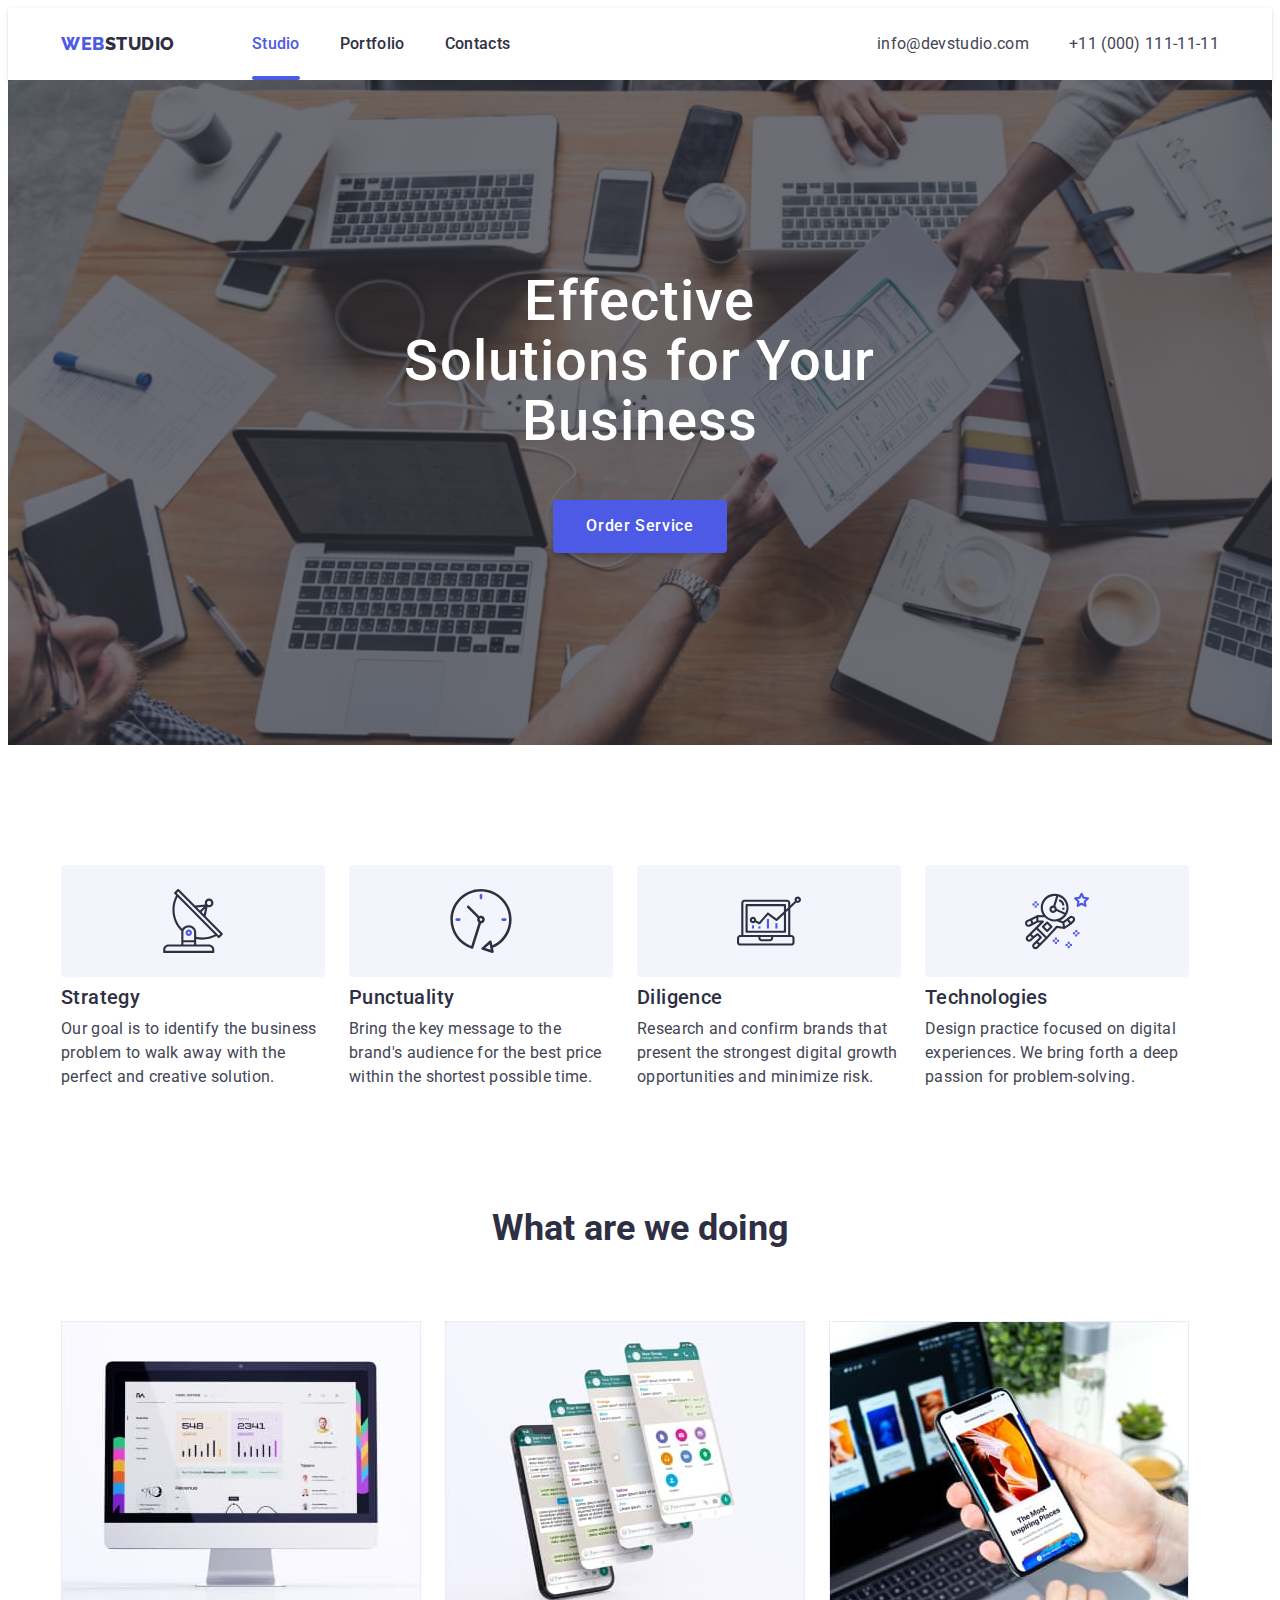
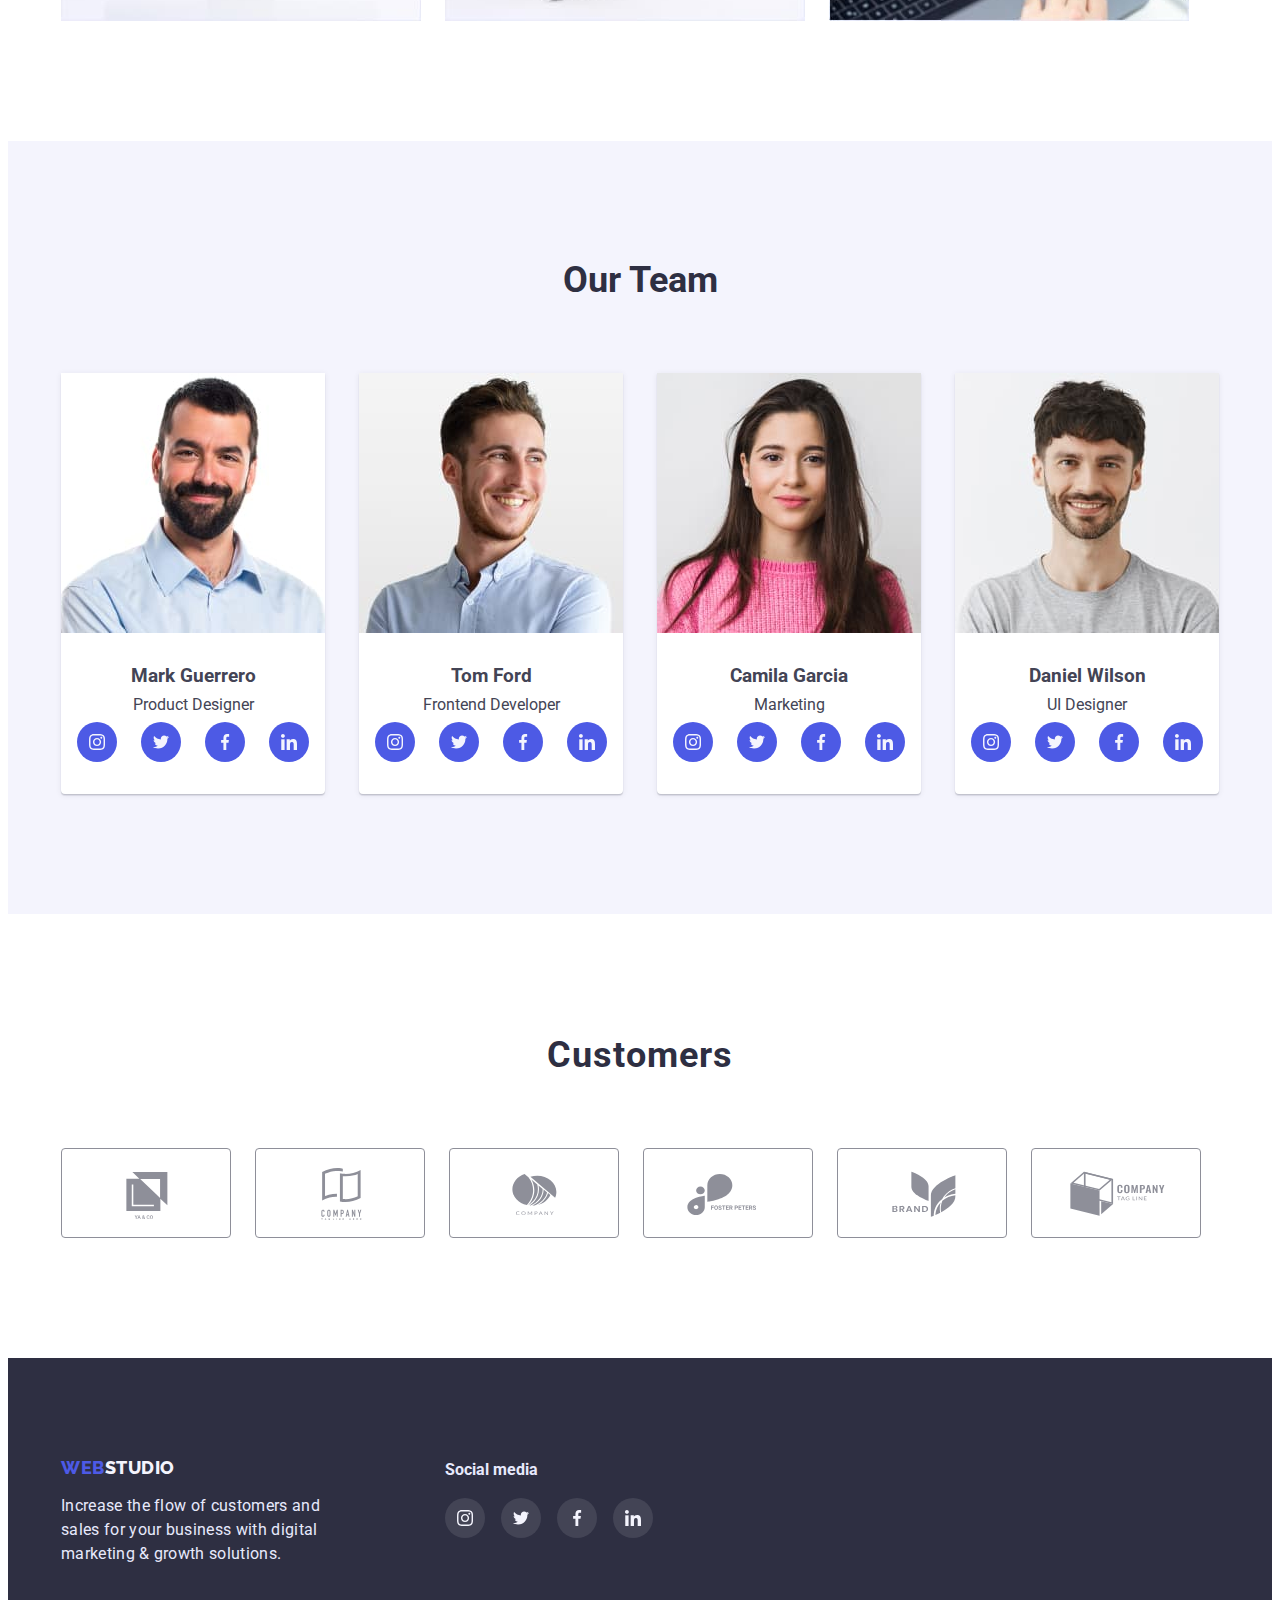
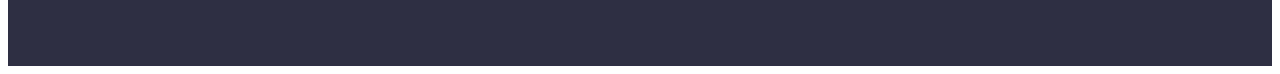
<file: index.html>
<!DOCTYPE html>
<html lang="en">
  <head>
    <meta charset="UTF-8" />
    <meta http-equiv="X-UA-Compatible" content="IE=edge" />
    <meta name="viewport" content="width=device-width, initial-scale=1.0" />
    <title>WebStudio</title>

    <link
      rel="stylesheet"
      href="https://cdnjs.cloudflare.com/ajax/libs/modern-normalize/1.1.0/modern-normalize.min.css"
      integrity="sha512-wpPYUAdjBVSE4KJnH1VR1HeZfpl1ub8YT/NKx4PuQ5NmX2tKuGu6U/JRp5y+Y8XG2tV+wKQpNHVUX03MfMFn9Q=="
      crossorigin="anonymous"
      referrerpolicy="no-referrer"
    />
    <link rel="preconnect" href="https://fonts.googleapis.com" />
    <link rel="preconnect" href="https://fonts.gstatic.com" crossorigin />
    <link
      href="https://fonts.googleapis.com/css2?family=Raleway:wght@700&family=Roboto:wght@400;500;700;900&display=swap"
      rel="stylesheet"
    />
    <link rel="stylesheet" href="./css/styles.css" />
  </head>

  <body>
    <!-- HEADER -->
    <header class="page-header">
      <div class="container">
        <nav class="header-navigation">
          <a href="/" class="header-logo-beginning link"
            >Web<span class="header-logo-end link">Studio</span></a
          >
          <ul class="site-nav list">
            <li class="site-nav-items">
              <a href="" class="site-nav-link link current">Studio</a>
            </li>
            <li class="site-nav-items">
              <a href="portfolio.html" class="site-nav-link link">Portfolio</a>
            </li>
            <li class="site-nav-items">
              <a href="" class="site-nav-link link">Contacts</a>
            </li>
          </ul>
        </nav>

        <div class="header-connect">
          <ul class="auth-nav list">
            <li class="auth-nav-items">
              <a href="mailto:info@devstudio.com" class="auth-nav-link link"
                >info@devstudio.com</a
              >
            </li>
            <li class="auth-nav-items">
              <a href="tel:+11(000)1111111" class="auth-nav-link link"
                >+11 (000) 111-11-11</a
              >
            </li>
          </ul>
        </div>
      </div>
    </header>

    <!-- MAIN -->
    <main>
      <!-- HERO -->
      <section class="hero">
        <div class="container">
          <h1 class="main-title">Effective Solutions for Your Business</h1>
          <button type="button" class="hero-btn" data-modal-open>
            Order Service
          </button>
        </div>
      </section>

      <!-- ABOUT -->
      <section class="about">
        <div class="container">
          <h2 class="visually-hidden">Our benefits</h2>
          <ul class="about-list list">
            <li class="about-items">
              <div class="about-link">
                <svg class="about-icon" width="64" height="64">
                  <use href="./images/icon.svg#icon-antenna1"></use>
                </svg>
              </div>
              <h3 class="about-subtitle">Strategy</h3>
              <p class="text">
                Our goal is to identify the business problem to walk away with
                the perfect and creative solution.
              </p>
            </li>
            <li class="about-items">
              <div class="about-link">
                <svg class="about-icon" width="64" height="64">
                  <use href="./images/icon.svg#icon-clock2"></use>
                </svg>
              </div>
              <h3 class="about-subtitle">Punctuality</h3>
              <p class="text">
                Bring the key message to the brand's audience for the best price
                within the shortest possible time.
              </p>
            </li>
            <li class="about-items">
              <div class="about-link">
                <svg class="about-icon" width="64" height="64">
                  <use href="./images/icon.svg#icon-diagram3"></use>
                </svg>
              </div>
              <h3 class="about-subtitle">Diligence</h3>
              <p class="text">
                Research and confirm brands that present the strongest digital
                growth opportunities and minimize risk.
              </p>
            </li>
            <li class="about-items">
              <div class="about-link">
                <svg class="about-icon" width="64" height="64">
                  <use href="./images/icon.svg#icon-astronaut4"></use>
                </svg>
              </div>
              <h3 class="about-subtitle">Technologies</h3>
              <p class="text">
                Design practice focused on digital experiences. We bring forth a
                deep passion for problem-solving.
              </p>
            </li>
          </ul>
        </div>
      </section>

      <section class="our-job">
        <div class="container">
          <h2 class="second-title">What are we doing</h2>
          <ul class="our-job-list list">
            <li class="our-job-items">
              <img
                src="images/our_work1.jpg"
                alt="Diagram on monitor"
                width="360"
              />
            </li>
            <li class="our-job-items">
              <img
                src="images/our_work2.jpg"
                alt="Developing mobile application"
                width="360"
              />
            </li>
            <li class="our-job-items">
              <img
                src="images/our_work3.jpg"
                alt="Testing mobile application"
                width="360"
              />
            </li>
          </ul>
        </div>
      </section>

      <!-- TEAM -->
      <section class="team">
        <div class="container">
          <h2 class="second-title">Our Team</h2>
          <ul class="team-list list">
            <li class="team-item team-list-color">
              <img
                src="./images/team1.jpg"
                alt="Product Designer"
                width="264"
                class="team-img"
              />
              <div class="teamcard-container">
                <h3 class="team-subtitle">Mark Guerrero</h3>
                <p class="team-text">Product Designer</p>
                <ul class="team-soc-list list">
                  <li class="team-soc-item">
                    <a href="" class="team-soc-link">
                      <svg class="team-soc-icon" width="16" height="16">
                        <use href="./images/icon.svg#icon-instagram"></use>
                      </svg>
                    </a>
                  </li>
                  <li class="team-soc-item">
                    <a href="" class="team-soc-link">
                      <svg class="team-soc-icon" width="16" height="16">
                        <use href="./images/icon.svg#icon-twitter"></use>
                      </svg>
                    </a>
                  </li>
                  <li class="team-soc-item">
                    <a href="" class="team-soc-link">
                      <svg class="team-soc-icon" width="16" height="16">
                        <use href="./images/icon.svg#icon-facebook"></use>
                      </svg>
                    </a>
                  </li>
                  <li class="team-soc-item">
                    <a href="" class="team-soc-link">
                      <svg class="team-soc-icon" width="16" height="16">
                        <use href="./images/icon.svg#icon-linkedin"></use>
                      </svg>
                    </a>
                  </li>
                </ul>
              </div>
            </li>
            <li class="team-item team-list-color">
              <img
                src="./images/team3.jpg"
                alt="Frontend Developer"
                width="264"
                class="team-img"
              />
              <div class="teamcard-container">
                <h3 class="team-subtitle">Tom Ford</h3>
                <p class="team-text">Frontend Developer</p>
                <ul class="team-soc-list list">
                  <li class="team-soc-item">
                    <a href="" class="team-soc-link">
                      <svg class="team-soc-icon" width="16" height="16">
                        <use href="./images/icon.svg#icon-instagram"></use>
                      </svg>
                    </a>
                  </li>
                  <li class="team-soc-item">
                    <a href="" class="team-soc-link">
                      <svg class="team-soc-icon" width="16" height="16">
                        <use href="./images/icon.svg#icon-twitter"></use>
                      </svg>
                    </a>
                  </li>
                  <li class="team-soc-item">
                    <a href="" class="team-soc-link">
                      <svg class="team-soc-icon" width="16" height="16">
                        <use href="./images/icon.svg#icon-facebook"></use>
                      </svg>
                    </a>
                  </li>
                  <li class="team-soc-item">
                    <a href="" class="team-soc-link">
                      <svg class="team-soc-icon" width="16" height="16">
                        <use href="./images/icon.svg#icon-linkedin"></use>
                      </svg>
                    </a>
                  </li>
                </ul>
              </div>
            </li>
            <li class="team-item team-list-color">
              <img
                src="./images/team4.jpg"
                alt="Marketing"
                width="264"
                class="team-img"
              />
              <div class="teamcard-container">
                <h3 class="team-subtitle">Camila Garcia</h3>
                <p class="team-text">Marketing</p>
                <ul class="team-soc-list list">
                  <li class="team-soc-item">
                    <a href="" class="team-soc-link">
                      <svg class="team-soc-icon" width="16" height="16">
                        <use href="./images/icon.svg#icon-instagram"></use>
                      </svg>
                    </a>
                  </li>
                  <li class="team-soc-item">
                    <a href="" class="team-soc-link">
                      <svg class="team-soc-icon" width="16" height="16">
                        <use href="./images/icon.svg#icon-twitter"></use>
                      </svg>
                    </a>
                  </li>
                  <li class="team-soc-item">
                    <a href="" class="team-soc-link">
                      <svg class="team-soc-icon" width="16" height="16">
                        <use href="./images/icon.svg#icon-facebook"></use>
                      </svg>
                    </a>
                  </li>
                  <li class="team-soc-item">
                    <a href="" class="team-soc-link">
                      <svg class="team-soc-icon" width="16" height="16">
                        <use href="./images/icon.svg#icon-linkedin"></use>
                      </svg>
                    </a>
                  </li>
                </ul>
              </div>
            </li>
            <li class="team-item team-list-color">
              <img
                src="./images/team2.jpg"
                alt="UI Designer"
                width="264"
                class="team-img"
              />
              <div class="teamcard-container">
                <h3 class="team-subtitle">Daniel Wilson</h3>
                <p class="team-text">UI Designer</p>
                <ul class="team-soc-list list">
                  <li class="team-soc-item">
                    <a href="" class="team-soc-link">
                      <svg class="team-soc-icon" width="16" height="16">
                        <use href="./images/icon.svg#icon-instagram"></use>
                      </svg>
                    </a>
                  </li>
                  <li class="team-soc-item">
                    <a href="" class="team-soc-link">
                      <svg class="team-soc-icon" width="16" height="16">
                        <use href="./images/icon.svg#icon-twitter"></use>
                      </svg>
                    </a>
                  </li>
                  <li class="team-soc-item">
                    <a href="" class="team-soc-link">
                      <svg class="team-soc-icon" width="16" height="16">
                        <use href="./images/icon.svg#icon-facebook"></use>
                      </svg>
                    </a>
                  </li>
                  <li class="team-soc-item">
                    <a href="" class="team-soc-link">
                      <svg class="team-soc-icon" width="16" height="16">
                        <use href="./images/icon.svg#icon-linkedin"></use>
                      </svg>
                    </a>
                  </li>
                </ul>
              </div>
            </li>
          </ul>
        </div>
      </section>
    </main>

    <section class="customers">
      <div class="container">
        <h2 class="customers-title">Customers</h2>
        <ul class="customers-list list">
          <li class="customers-item">
            <a href="" class="customers-link">
              <svg class="customers-icon" width="104" height="56">
                <use href="./images/icon.svg#icon-Logo1"></use>
              </svg>
            </a>
          </li>
          <li class="customers-item">
            <a href="" class="customers-link">
              <svg class="customers-icon" width="104" height="56">
                <use href="./images/icon.svg#icon-Logo2"></use>
              </svg>
            </a>
          </li>
          <li class="customers-item">
            <a href="" class="customers-link">
              <svg class="customers-icon" width="104" height="56">
                <use href="./images/icon.svg#icon-Logo3"></use>
              </svg>
            </a>
          </li>
          <li class="customers-item">
            <a href="" class="customers-link">
              <svg class="customers-icon" width="104" height="56">
                <use href="./images/icon.svg#icon-Logo4"></use>
              </svg>
            </a>
          </li>
          <li class="customers-item">
            <a href="" class="customers-link">
              <svg class="customers-icon" width="104" height="56">
                <use href="./images/icon.svg#icon-Logo5"></use>
              </svg>
            </a>
          </li>
          <li class="customers-item">
            <a href="" class="customers-link">
              <svg class="customers-icon" width="104" height="56">
                <use href="./images/icon.svg#icon-Logo6"></use>
              </svg>
            </a>
          </li>
        </ul>
      </div>
    </section>

    <!-- FOOTER -->
    <footer class="footer">
      <div class="container">
        <div class="footer-container">
          <a href="/" class="footer-logo-beginnig link"
            >Web<span class="footer-logo-end link">Studio</span></a
          >
          <p class="footer-text">
            Increase the flow of customers and sales for your business with
            digital marketing & growth solutions.
          </p>
        </div>
        <div class="footer-soc-container">
          <h3 class="soc-subtitle">Social media</h3>
          <ul class="footer-soc-list list">
            <li class="footer-soc-item">
              <a href="" class="footer-soc-link">
                <svg class="footer-soc-icon" width="16" height="16">
                  <use href="./images/icon.svg#icon-instagram"></use>
                </svg>
              </a>
            </li>
            <li class="footer-soc-item">
              <a href="" class="footer-soc-link">
                <svg class="footer-soc-icon" width="16" height="16">
                  <use href="./images/icon.svg#icon-twitter"></use>
                </svg>
              </a>
            </li>
            <li class="footer-soc-item">
              <a href="" class="footer-soc-link">
                <svg class="footer-soc-icon" width="16" height="16">
                  <use href="./images/icon.svg#icon-facebook"></use>
                </svg>
              </a>
            </li>
            <li class="footer-soc-item">
              <a href="" class="footer-soc-link">
                <svg class="footer-soc-icon" width="16" height="16">
                  <use href="./images/icon.svg#icon-linkedin"></use>
                </svg>
              </a>
            </li>
          </ul>
        </div>
      </div>
    </footer>
    <div class="backdrop is-hidden" data-modal>
      <div class="modal">
        <button type="button" class="modal-close-btn" data-modal-close>
          <svg class="modal-close-icon" width="8" height="8">
            <use href="./images/icon.svg#icon-close-black"></use>
          </svg>
        </button>
      </div>
    </div>
    <script src="./js/modal.js"></script>
  </body>
</html>
</file>
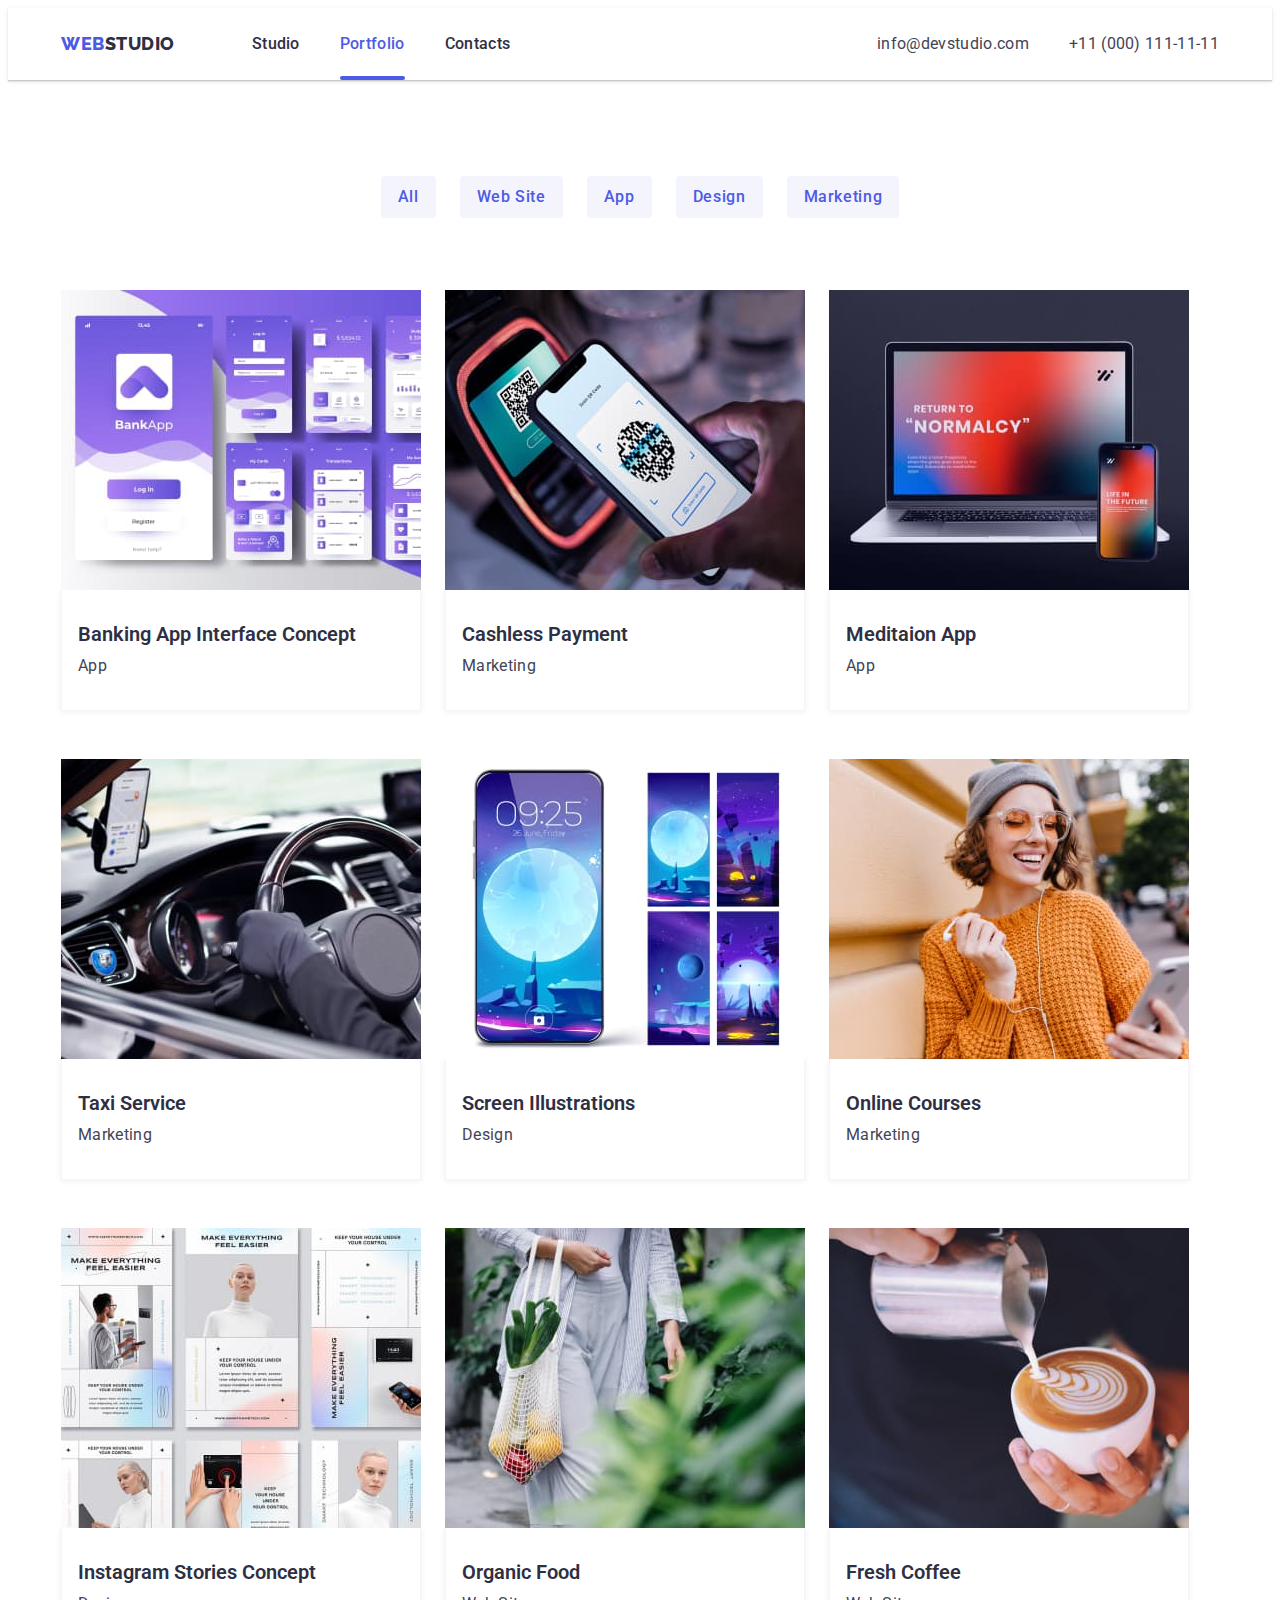
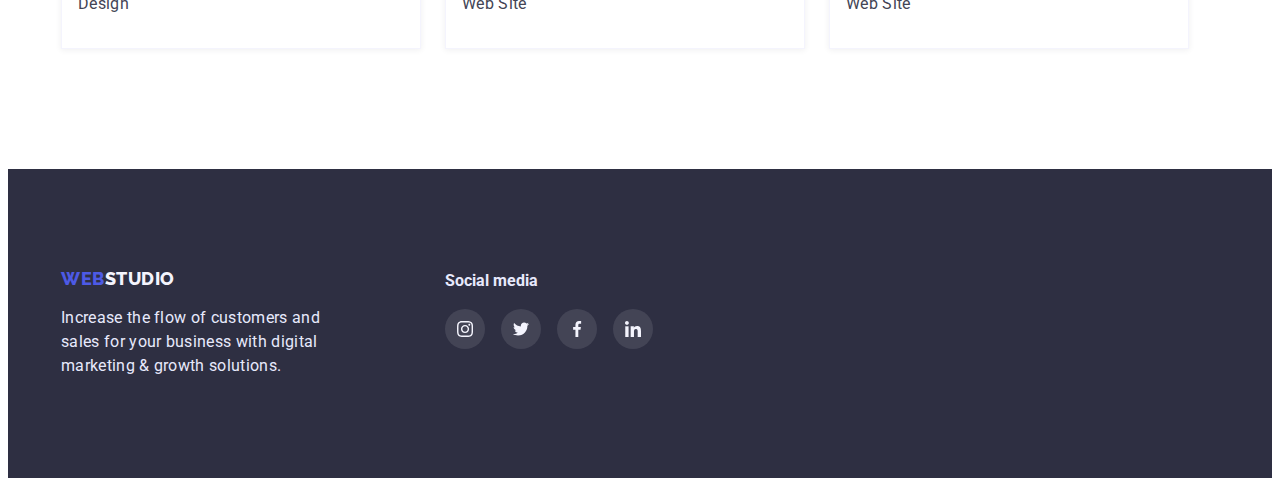
<file: portfolio.html>
<!DOCTYPE html>
<html lang="en">
  <head>
    <meta charset="UTF-8" />
    <meta http-equiv="X-UA-Compatible" content="IE=edge" />
    <meta name="viewport" content="width=device-width, initial-scale=1.0" />
    <title>WebStudio</title>

    <link
      rel="stylesheet"
      href="https://cdnjs.cloudflare.com/ajax/libs/modern-normalize/1.1.0/modern-normalize.min.css"
      integrity="sha512-wpPYUAdjBVSE4KJnH1VR1HeZfpl1ub8YT/NKx4PuQ5NmX2tKuGu6U/JRp5y+Y8XG2tV+wKQpNHVUX03MfMFn9Q=="
      crossorigin="anonymous"
      referrerpolicy="no-referrer"
    />
    <link rel="preconnect" href="https://fonts.googleapis.com" />
    <link rel="preconnect" href="https://fonts.gstatic.com" crossorigin />
    <link
      href="https://fonts.googleapis.com/css2?family=Raleway:wght@700&family=Roboto:wght@400;500;700;900&display=swap"
      rel="stylesheet"
    />
    <link rel="stylesheet" href="./css/styles.css" />
  </head>

  <body>
    <!-- HEADER -->
    <header class="page-header">
      <div class="container">
        <nav class="header-navigation">
          <a href="/" class="header-logo-beginning link"
            >Web<span class="header-logo-end link">Studio</span></a
          >
          <ul class="site-nav list">
            <li class="site-nav-items">
              <a href="index.html" class="site-nav-link link">Studio</a>
            </li>
            <li class="site-nav-items">
              <a href="portfolio.html" class="site-nav-link link current"
                >Portfolio</a
              >
            </li>
            <li class="site-nav-items">
              <a href="" class="site-nav-link link">Contacts</a>
            </li>
          </ul>
        </nav>

        <div class="header-connect">
          <ul class="auth-nav list">
            <li class="auth-nav-items">
              <a href="mailto:info@devstudio.com" class="auth-nav-link link"
                >info@devstudio.com</a
              >
            </li>
            <li class="auth-nav-items">
              <a href="tel:+11(000)1111111" class="auth-nav-link link"
                >+11 (000) 111-11-11</a
              >
            </li>
          </ul>
        </div>
      </div>
    </header>

    <!-- MAIN -->
    <main>
      <section class="portfolio">
        <div class="container">
          <h2 class="visually-hidden">Portfolio</h2>
          <ul class="filter-list list">
            <li class="filter-item">
              <button type="button" class="filter-btn cursor">All</button>
            </li>
            <li class="filter-item">
              <button type="button" class="filter-btn cursor">Web Site</button>
            </li>
            <li class="filter-item">
              <button type="button" class="filter-btn cursor">App</button>
            </li>
            <li class="filter-item">
              <button type="button" class="filter-btn cursor">Design</button>
            </li>
            <li class="filter-item">
              <button type="button" class="filter-btn cursor">Marketing</button>
            </li>
          </ul>

          <ul class="portfolio-list list">
            <li class="portfolio-item">
              <a href="" class="portfolio-item-link link list">
                <div class="portfolio-top-wrap">
                  <img
                    src="./images/portfolio-img1.jpg"
                    alt="interface concept"
                    width="360"
                  />
                  <p class="portfolio-top-text">
                    14 Stylish and User-Friendly App Design Concepts · Task
                    Manager App · Calorie Tracker App · Exotic Fruit Ecommerce
                    App · Cloud Storage App
                  </p>
                </div>
                <div class="portfolio-text-container">
                  <h3 class="portfolio-subtitle subtitle">
                    Banking App Interface Concept
                  </h3>
                  <p class="portfolio-text">App</p>
                </div>
              </a>
            </li>
            <li class="portfolio-item">
              <a href="" class="portfolio-item-link link list">
                <div class="portfolio-top-wrap">
                  <img
                    src="./images/portfolio-img2.jpg"
                    alt="payment by smartphone"
                    width="360"
                  />
                  <p class="portfolio-top-text">
                    14 Stylish and User-Friendly App Design Concepts · Task
                    Manager App · Calorie Tracker App · Exotic Fruit Ecommerce
                    App · Cloud Storage App
                  </p>
                </div>
                <div class="portfolio-text-container">
                  <h3 class="portfolio-subtitle">Cashless Payment</h3>
                  <p class="portfolio-text">Marketing</p>
                </div>
              </a>
            </li>
            <li class="portfolio-item">
              <a href="" class="portfolio-item-link link list">
                <div class="portfolio-top-wrap">
                  <img
                    src="./images/portfolio-img3.jpg"
                    alt="example of the application on a laptop and smartphone"
                    width="360"
                  />
                  <p class="portfolio-top-text">
                    14 Stylish and User-Friendly App Design Concepts · Task
                    Manager App · Calorie Tracker App · Exotic Fruit Ecommerce
                    App · Cloud Storage App
                  </p>
                </div>
                <div class="portfolio-text-container">
                  <h3 class="portfolio-subtitle">Meditaion App</h3>
                  <p class="portfolio-text">App</p>
                </div>
              </a>
            </li>
            <li class="portfolio-item">
              <a href="" class="portfolio-item-link link list">
                <div class="portfolio-top-wrap">
                  <img
                    src="./images/portfolio-img4.jpg"
                    alt="the driver of the car looks at the smartphone"
                    width="360"
                  />
                  <p class="portfolio-top-text">
                    14 Stylish and User-Friendly App Design Concepts · Task
                    Manager App · Calorie Tracker App · Exotic Fruit Ecommerce
                    App · Cloud Storage App
                  </p>
                </div>
                <div class="portfolio-text-container">
                  <h3 class="portfolio-subtitle">Taxi Service</h3>
                  <p class="portfolio-text">Marketing</p>
                </div>
              </a>
            </li>
            <li class="portfolio-item">
              <a href="" class="portfolio-item-link link list">
                <div class="portfolio-top-wrap">
                  <img
                    src="./images/portfolio-img5.jpg"
                    alt="illustrations for smartphone"
                    width="360"
                  />
                  <p class="portfolio-top-text">
                    14 Stylish and User-Friendly App Design Concepts · Task
                    Manager App · Calorie Tracker App · Exotic Fruit Ecommerce
                    App · Cloud Storage App
                  </p>
                </div>
                <div class="portfolio-text-container">
                  <h3 class="portfolio-subtitle">Screen Illustrations</h3>
                  <p class="portfolio-text">Design</p>
                </div>
              </a>
            </li>
            <li class="portfolio-item">
              <a href="" class="portfolio-item-link link list">
                <div class="portfolio-top-wrap">
                  <img
                    src="./images/portfolio-img6.jpg"
                    alt="smiling girl talking on the phone"
                    width="360"
                  />
                  <p class="portfolio-top-text">
                    14 Stylish and User-Friendly App Design Concepts · Task
                    Manager App · Calorie Tracker App · Exotic Fruit Ecommerce
                    App · Cloud Storage App
                  </p>
                </div>
                <div class="portfolio-text-container">
                  <h3 class="portfolio-subtitle">Online Courses</h3>
                  <p class="portfolio-text">Marketing</p>
                </div>
              </a>
            </li>
            <li class="portfolio-item">
              <a href="" class="portfolio-item-link link list">
                <div class="portfolio-top-wrap">
                  <img
                    src="./images/portfolio-img7.jpg"
                    alt="Instagram stories"
                    width="360"
                  />
                  <p class="portfolio-top-text">
                    14 Stylish and User-Friendly App Design Concepts · Task
                    Manager App · Calorie Tracker App · Exotic Fruit Ecommerce
                    App · Cloud Storage App
                  </p>
                </div>
                <div class="portfolio-text-container">
                  <h3 class="portfolio-subtitle">Instagram Stories Concept</h3>
                  <p class="portfolio-text">Design</p>
                </div>
              </a>
            </li>
            <li class="portfolio-item">
              <a href="" class="portfolio-item-link link list">
                <div class="portfolio-top-wrap">
                  <img
                    src="./images/portfolio-img8.jpg"
                    alt="a girl carrying groceries"
                    width="360"
                  />
                  <p class="portfolio-top-text">
                    14 Stylish and User-Friendly App Design Concepts · Task
                    Manager App · Calorie Tracker App · Exotic Fruit Ecommerce
                    App · Cloud Storage App
                  </p>
                </div>
                <div class="portfolio-text-container">
                  <h3 class="portfolio-subtitle">Organic Food</h3>
                  <p class="portfolio-text">Web Site</p>
                </div>
              </a>
            </li>
            <li class="portfolio-item">
              <a href="" class="portfolio-item-link link list">
                <div class="portfolio-top-wrap">
                  <img
                    src="./images/portfolio-img9.jpg"
                    alt="barista preparing coffee"
                    width="360"
                  />
                  <p class="portfolio-top-text">
                    14 Stylish and User-Friendly App Design Concepts · Task
                    Manager App · Calorie Tracker App · Exotic Fruit Ecommerce
                    App · Cloud Storage App
                  </p>
                </div>
                <div class="portfolio-text-container">
                  <h3 class="portfolio-subtitle">Fresh Coffee</h3>
                  <p class="portfolio-text">Web Site</p>
                </div>
              </a>
            </li>
          </ul>
        </div>
      </section>
    </main>

    <!-- FOOTER -->
    <footer class="footer">
      <div class="container">
        <div class="footer-container">
          <a href="/" class="footer-logo-beginnig link"
            >Web<span class="footer-logo-end link">Studio</span></a
          >
          <p class="footer-text">
            Increase the flow of customers and sales for your business with
            digital marketing & growth solutions.
          </p>
        </div>
        <div class="footer-soc-container">
          <h3 class="soc-subtitle">Social media</h3>
          <ul class="footer-soc-list list">
            <li class="footer-soc-item">
              <a href="" class="footer-soc-link">
                <svg class="footer-soc-icon" width="16" height="16">
                  <use href="./images/icon.svg#icon-instagram"></use>
                </svg>
              </a>
            </li>
            <li class="footer-soc-item">
              <a href="" class="footer-soc-link">
                <svg class="footer-soc-icon" width="16" height="16">
                  <use href="./images/icon.svg#icon-twitter"></use>
                </svg>
              </a>
            </li>
            <li class="footer-soc-item">
              <a href="" class="footer-soc-link">
                <svg class="footer-soc-icon" width="16" height="16">
                  <use href="./images/icon.svg#icon-facebook"></use>
                </svg>
              </a>
            </li>
            <li class="footer-soc-item">
              <a href="" class="footer-soc-link">
                <svg class="footer-soc-icon" width="16" height="16">
                  <use href="./images/icon.svg#icon-linkedin"></use>
                </svg>
              </a>
            </li>
          </ul>
        </div>
      </div>
    </footer>
  </body>
</html>
</file>
<file: css/styles.css>
:root {
  --accent-color: #4d5ae5;
  --header-nav-color: #2e2f42;
  --header-auth-color: #434455;

  --body-color: #434455;
  --main-color: #2e2f42;
  --main-btn-color: #f4f4fd;
  --light-color-title-btn: #ffffff;
  --footer-text: #e7e9fc;
  --icon-color: #8e8f99;
  --success: #31d0aa;
  --portfolio-card-animation: cubic-bezier(0.4, 0, 0.2, 1)
}

body {
  font-family: "Roboto", sans-serif;
  color: var(--body-color);
  background-color: var(--light-color-title-btn);
}

button {
  cursor: pointer;
}

p,
h1,
h2,
h3,
h4,
h5,
h6 {
  margin: 0;
}

ol,
ul {
  padding-left: 0;
  margin: 0;
}

img {
  display: block;
}

.link {
  text-decoration: none;
}

.list {
  list-style: none;
}

.visually-hidden {
  position: absolute;
  white-space: nowrap;
  width: 1px;
  height: 1px;
  overflow: hidden;
  border: 0;
  padding: 0;
  clip: rect(0 0 0 0);
  clip-path: inset(50%);
  margin: -1px;
}

.container {
  width: 1158px;
  padding-left: 15px;
  padding-right: 15px;
  margin: 0 auto;

  /* outline: solid red; */
}



/* -----------------------HEADER----------------------- */

.page-header {
  box-shadow: 0px 2px 1px rgba(46, 47, 66, 0.08),
    0px 1px 1px rgba(46, 47, 66, 0.16), 0px 1px 6px rgba(46, 47, 66, 0.08);
}

header .container {
  display: flex;
  align-items: center;
}

.header-navigation {
  display: flex;
  align-items: center;
}

.header-logo-beginning {
  font-family: "Raleway";
  font-weight: 800;
  font-size: 18px;
  line-height: 1.33;
  letter-spacing: 0.03em;
  text-transform: uppercase;
  margin-right: 77px;
  display: block;

  color: var(--accent-color);
}

.header-logo-end {
  font-family: "Raleway";
  font-weight: 800;
  font-size: 18px;
  line-height: 1.33;
  letter-spacing: 0.03em;

  color: var(--main-color);
}

.site-nav {
  display: flex;
}

.site-nav .link.current {
  color: var(--accent-color);
}

.site-nav-link {
  position: relative;
}

.site-nav-link::after {
  content: "";
  position: absolute;
  left: 0;
  bottom: 0;
  width: 100%;
  height: 4px;

  border-radius: 2px;
  opacity: 0;
}

.site-nav-link.current::after {
  opacity: 1;
  background-color: var(--accent-color);
}


.site-nav-items:not(:last-child) {
  margin-right: 40px;
}

.header-connect {
  margin-left: auto;
}

.auth-nav {
  display: flex;
}

.auth-nav-items:not(:first-child) {
  margin-left: 40px;
}

.site-nav-link {
  font-weight: 500;
  line-height: 1.5;
  letter-spacing: 0.02em;
  display: block;

  color: var(--header-nav-color);
  transition-property: color;
  transition-duration: 250ms;
  transition-timing-function: var(--portfolio-card-animation);
}

.site-nav-link:hover,
.site-nav-link:focus {
  color: var(--accent-color);
}

.auth-nav-link {
  font-weight: 400;
  line-height: 1.5;
  letter-spacing: 0.02em;
  display: block;

  color: var(--header-auth-color);
  transition-property: color;
  transition-duration: 250ms;
  transition-timing-function: var(--portfolio-card-animation);
}

.auth-nav-link:hover,
.auth-nav-link:focus {
  color: var(--accent-color);
}

.site-nav-link,
.auth-nav-link,
.header-logo-beginning {
  padding-top: 24px;
  padding-bottom: 24px;
}

/* ------------------------MAIN---------------------------- */
/* ---------HERO-------- */

.hero {
  padding-top: 192px;
  padding-bottom: 192px;

  background-image: linear-gradient(rgba(47, 48, 58, 0.7),
      rgba(47, 48, 58, 0.7)),
    url("../images/people-office-hero.jpg");
  background-repeat: no-repeat;
  background-size: cover;
  max-width: 1440px;
  margin: 0 auto;
  background-color: var(--body-color);
}

.main-title {
  font-size: 56px;
  font-weight: 500;
  line-height: 1.07;
  letter-spacing: 0.02em;
  text-align: center;
  max-width: 492px;
  color: var(--light-color-title-btn);

  margin: 0 auto 48px;
}

.hero-btn {
  font-family: inherit;
  font-weight: 500;
  font-size: 16px;
  line-height: 1.18;
  letter-spacing: 0.04em;
  text-decoration: none;
  border-radius: 4px;
  border: 1px solid transparent;

  display: block;
  margin: 0 auto;
  padding: 16px 32px;

  color: var(--light-color-title-btn);
  background-color: var(--accent-color);
  box-shadow: 0px 4px 4px rgba(0, 0, 0, 0.15);

  transition-property: background-color;
  transition-duration: 250ms;
  transition-timing-function: var(--portfolio-card-animation);
}

.hero-btn:hover,
.hero-btn:focus {
  background-color: #404bbf;
}

/* --------ABOUT-------- */

.about {
  padding-top: 120px;
  padding-bottom: 120px;
}

.about-list {
  display: flex;
}

.about-link {
  width: 264px;
  height: 112px;
  border-radius: 4px;
  margin-bottom: 8px;
  background-color: var(--main-btn-color);
  display: flex;
  justify-content: center;
  align-items: center;
}

.about-items {
  width: 264px;
}

.about-items:not(:last-child) {
  margin-right: 24px;
}

.about-subtitle {
  font-weight: 500;
  font-size: 20px;
  line-height: 1.2;
  letter-spacing: 0.02em;

  color: var(--main-color);

  margin-bottom: 8px;
}

.text {
  line-height: 1.5;
  letter-spacing: 0.02em;
}

.second-title {
  font-size: 36px;
  line-height: 1.11;
  text-align: center;

  color: var(--main-color);
}

.our-job {
  padding-bottom: 120px;
}

.our-job-list {
  margin-top: 72px;
  display: flex;
}

.our-job-items:not(:last-child) {
  margin-right: 24px;
}

/* ----------TEAM--------- */

.team {
  background-color: var(--main-btn-color);

  padding-top: 120px;
  padding-bottom: 120px;
}

.team-list {
  margin-top: 72px;
  display: flex;
  justify-content: space-between;
}

.team-list-color {
  background-color: var(--light-color-title-btn);
}

.team-item {
  box-shadow: 0px 1px 6px rgba(46, 47, 66, 0.08),
    0px 1px 1px rgba(46, 47, 66, 0.16), 0px 2px 1px rgba(46, 47, 66, 0.08);
  border-radius: 0px 0px 4px 4px;
}

.teamcard-container {
  padding: 32px 16px;
}

.team-subtitle {
  text-align: center;
  margin-bottom: 8px;
}

.team-text {
  text-align: center;
  margin-bottom: 8px;
}

.team-soc-list {
  display: flex;
  justify-content: center;
}

.team-soc-link {
  width: 40px;
  height: 40px;
  border-radius: 50%;
  background-color: var(--accent-color);
  display: flex;
  justify-content: center;
  align-items: center;

  transition-property: background-color;
  transition-duration: 250ms;
  transition-timing-function: var(--portfolio-card-animation);
}

.team-soc-link:hover,
.team-soc-link:focus {
  background-color: var(--success);
}

.team-soc-item+.team-soc-item {
  margin-left: 24px;
}

/* ---------CUSTOMERS-------- */

.customers {
  padding-top: 120px;
  padding-bottom: 120px;
}

.customers-title {
  font-weight: 700;
  font-size: 36px;
  line-height: 42px;
  text-align: center;
  letter-spacing: 0.03em;
  margin-bottom: 72px;

  color: var(--main-color);
}

.customers-list {
  display: flex;
}

.customers-item+.customers-item {
  margin-left: 24px;
}

.customers-link {
  width: 168px;
  height: 88px;
  display: flex;
  justify-content: center;
  align-items: center;
  border-radius: 4px;

  border: 1px solid #8e8f99;
  transition-property: border;
  transition-duration: 250ms;
  transition-timing-function: var(--portfolio-card-animation);
}

.customers-icon {
  fill: var(--icon-color);
  transition-property: fill;
  transition-duration: 250ms;
  transition-timing-function: var(--portfolio-card-animation);
}

.customers-link:hover,
.customers-link:focus {
  border: 1px solid var(--accent-color);
}

.customers-link:hover .customers-icon {
  fill: var(--accent-color);
}

.customers-link:focus .customers-icon {
  fill: var(--accent-color);
}

/* --------FOOTER-------- */

.footer {
  background-color: var(--main-color);

  padding-top: 100px;
  padding-bottom: 100px;
}

.footer .container {
  display: flex;
}

.footer-container {
  width: 264px;
}

.footer-logo-beginnig {
  font-family: "Raleway";
  font-weight: 800;
  font-size: 18px;
  line-height: 1.16;
  letter-spacing: 0.03em;
  text-transform: uppercase;

  color: var(--accent-color);
}

.footer-logo-end {
  color: var(--main-btn-color);
}

.footer-text {
  font-size: 16px;
  line-height: 1.5;
  letter-spacing: 0.02em;
  max-width: 264px;

  color: var(--footer-text);

  margin-top: 16px;
}

.footer-soc-container {
  width: 208px;
  margin-left: 120px;
}

.soc-subtitle {
  font-size: 16px;
  line-height: 1.5;
  color: var(--footer-text);
  margin-bottom: 16px;
}

.footer-soc-list {
  display: flex;
}

.footer-soc-item+.footer-soc-item {
  margin-left: 16px;
}

.footer-soc-link {
  width: 40px;
  height: 40px;
  display: flex;
  border-radius: 50%;
  justify-content: center;
  align-items: center;

  background-color: var(--body-color);
  transition-property: background-color;
  transition-duration: 250ms;
  transition-timing-function: var(--portfolio-card-animation);
}

.footer-soc-link:hover,
.footer-soc-link:focus {
  background-color: var(--success);
}

/* -----------------------------PORTFOLIO-------------------------- */
.portfolio {
  padding-top: 96px;
  padding-bottom: 120px;
}

.filter-list {
  margin-bottom: 72px;
  display: flex;
  justify-content: center;
}

.filter-list .filter-item+.filter-item {
  margin-left: 24px;
}

.filter-btn {
  font-family: inherit;
  font-style: normal;
  font-weight: 500;
  font-size: 16px;
  line-height: 1.5;
  align-items: center;
  text-align: center;
  letter-spacing: 0.04em;
  padding: 8px 16px;

  color: var(--accent-color);
  background-color: var(--main-btn-color);

  border-radius: 4px;
  border: 1px solid transparent;
  transition-property: color, backgound-color, box-shadow;
  transition-duration: 250ms;
  transition-timing-function: var(--portfolio-card-animation);
}

.filter-btn:hover,
.filter-btn:focus {
  color: var(--light-color-title-btn);
  background-color: var(--accent-color);
  box-shadow: 0px 3px 1px rgba(0, 0, 0, 0.1), 0px 2px 1px rgba(0, 0, 0, 0.08),
    0px 2px 2px rgba(0, 0, 0, 0.12);
}

.portfolio-list {
  display: flex;
  flex-wrap: wrap;
  row-gap: 48px;
  column-gap: 24px;
}

.portfolio-item-link {
  transition-property: box-shadow;
  transition-duration: 250ms;
  transition-timing-function: var(--portfolio-card-animation);
}

.portfolio-item-link:hover,
.portfolio-item-link:focus {
  box-shadow: 0px 1px 6px rgba(46, 47, 66, 0.08),
    0px 1px 1px rgba(46, 47, 66, 0.16), 0px 2px 1px rgba(46, 47, 66, 0.08);
}

.portfolio-item-link:hover .portfolio-top-text,
.portfolio-item-link:focus .portfolio-top-text {
  transform: translateY(0);
}

.portfolio-top-wrap {
  position: relative;
  overflow: hidden;
}

.portfolio-top-text {
  position: absolute;
  top: 0;
  font-size: 16px;
  line-height: 1.5;
  letter-spacing: 0.02em;
  height: 100%;
  padding-top: 40px;
  padding-right: 32px;
  padding-left: 32px;

  transform: translateY(100%);
  transition-property: transform;
  transition-duration: 250ms;
  transition-timing-function: var(--portfolio-card-animation);

  color: var(--main-btn-color);
  background-color: var(--accent-color);
}

.portfolio-text-container {
  border: 0.5px solid #f4f4fd;
  border-top: none;
  box-shadow: 0 1px 6px rgba(46, 47, 66, 0.08);

  padding: 32px 16px;
}

.portfolio-subtitle {
  font-weight: 600;
  font-size: 20px;
  line-height: 1.2;
  margin-bottom: 8px;

  color: var(--main-color);
}

.portfolio-text {
  font-size: 16px;
  line-height: 1.5;
  letter-spacing: 0.02em;

  color: var(--body-color);
}

/* ------------------------MODAL------------------------------ */

.backdrop {
  position: fixed;
  top: 0;
  width: 100vw;
  height: 100vh;
  background-color: rgba(46, 47, 66, 0.4);
  transition-property: opacity, visibility;
  transition-duration: 250ms;
}

.modal {
  width: 408px;
  height: 576px;
  background: #FCFCFC;
  box-shadow: 0px 1px 1px rgba(0, 0, 0, 0.14), 0px 1px 3px rgba(0, 0, 0, 0.12), 0px 2px 1px rgba(0, 0, 0, 0.2);
  border-radius: 4px;
  position: absolute;
  top: 50%;
  left: 50%;
  transform: translate(-50%, -50%);
}

.modal-close-btn {
  position: absolute;
  top: 24px;
  right: 24px;
  width: 24px;
  height: 24px;
  border-radius: 50%;
  border: 1px solid rgba(0, 0, 0, 0.1);
}

.is-hidden {
  opacity: 0;
  pointer-events: none;
  visibility: hidden;
}
</file>
